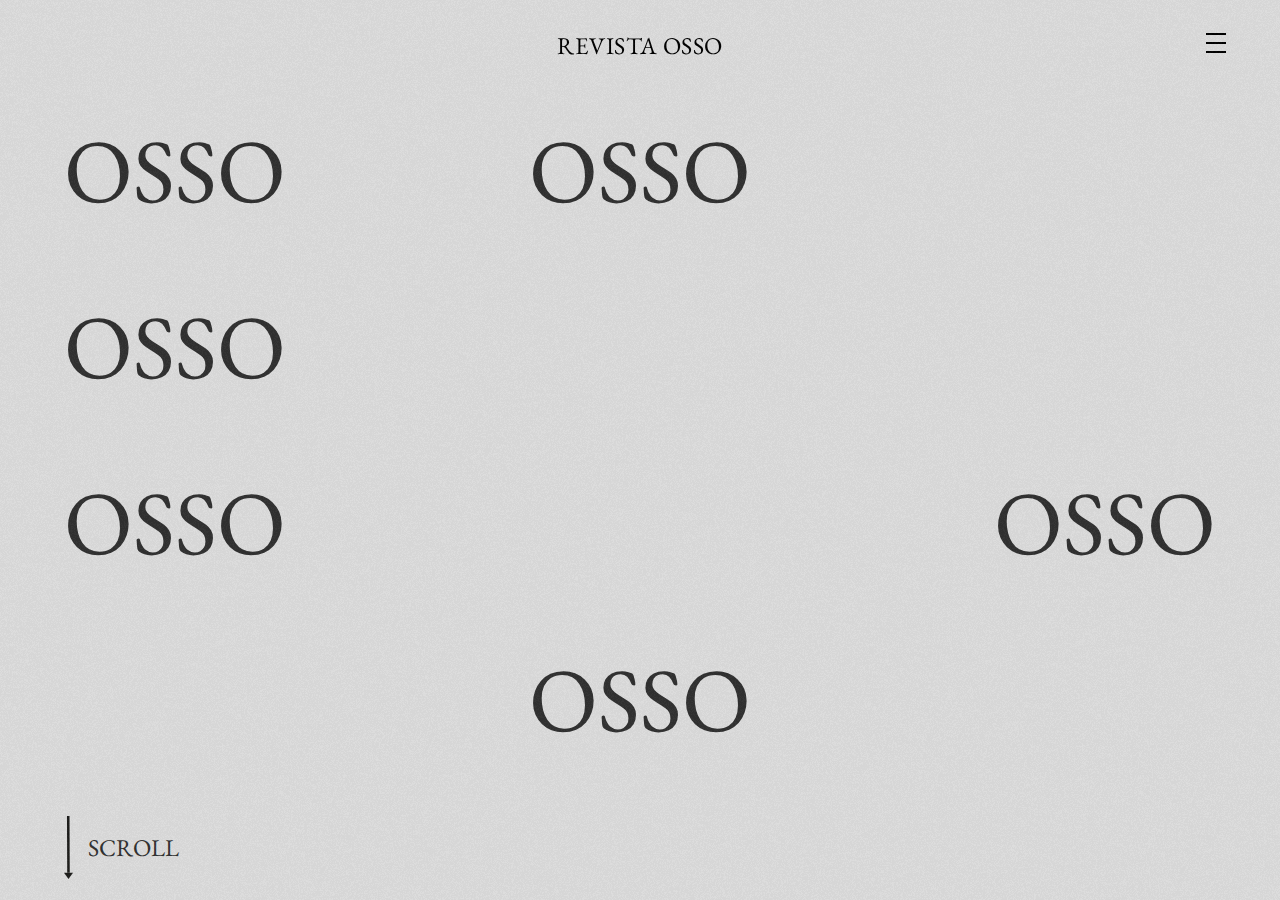
<file: index.html>
<!DOCTYPE html>
<html lang="en">

<head>
    <meta charset="utf-8" />
    <title>Revista Osso</title>
    <meta name="viewport" content="width=device-width, initial-scale=1">
    <link rel="stylesheet" type="text/css" href="style.css">
    <script src="https://aframe.io/releases/1.2.0/aframe.min.js"></script>
    <script src="javaScript/drag.js"></script>
</head>

<body id="scroll-horizontal">

    <a-scene embedded vr-mode-ui="enabled: false" loading-screen="enabled: false" id="model_bone">
        <a-assets>
            <a-asset-item id="osso" src="osso.glb"></a-asset-item>
        </a-assets>
        <a-gltf-model id="osso_model" scale="0.2 0.2 0.2" rotation="0 0 0" position="0 0 0" src="#osso" drag-rotate-component></a-gltf-model>
        <a-camera wasd-controls-enabled="false" look-controls-enabled="false" position="0 0 5"></a-camera>
    </a-scene>

    <header id="head">
        <logo id="logo">
            <a href="index.html">Revista Osso</a>
        </logo>
        <div id="hamburguer">
            <svg width="20" heigth="20" viewBox="0 0 20 20" xmlns="http://www.w3.org/2000/svg" fill="#464646">
                <rect y="0" width="20" height="2">
                    <!-- OPEN -->
                    <animateTransform class="open" attributeName="transform" attributeType="XML" begin="indefinite"
                        type="rotate" to="-45 0 0" dur="200ms" fill="freeze" />
                    <animate class="open" attributeType="XML" attributeName="x" to="-10" begin="indefinite" dur="200ms"
                        fill="freeze" />
                    <animate class="open" attributeType="XML" attributeName="y" to="14" begin="indefinite" dur="200ms"
                        fill="freeze" />
                    <animate class="open" attributeType="XML" attributeName="fill" to="#F6F6F6" begin="indefinite"
                        dur="200ms" fill="freeze" />
                    <!-- CLOSE -->
                    <animateTransform class="close" attributeName="transform" attributeType="XML" begin="indefinite"
                        type="rotate" to="0 0 0" dur="200ms" fill="freeze" />
                    <animate class="close" attributeType="XML" attributeName="x" to="0" begin="indefinite" dur="200ms"
                        fill="freeze" />
                    <animate class="close" attributeType="XML" attributeName="y" to="0" begin="indefinite" dur="200ms"
                        fill="freeze" />
                    <animate class="close" attributeType="XML" attributeName="fill" to="#464646" begin="indefinite"
                        dur="200ms" fill="freeze" />
                </rect>
                <rect y="9" width="20" height="2">
                    <!-- OPEN -->
                    <animate class="open" attributeType="XML" attributeName="width" to="0" begin="indefinite"
                        dur="200ms" fill="freeze" />
                    <animate class="open" attributeType="XML" attributeName="x" to="10" begin="indefinite" dur="200ms"
                        fill="freeze" />
                    <animate class="open" attributeType="XML" attributeName="fill" to="#F6F6F6" begin="indefinite"
                        dur="200ms" fill="freeze" />
                    <!-- CLOSE -->
                    <animate class="close" attributeType="XML" attributeName="width" to="20" begin="indefinite"
                        dur="200ms" fill="freeze" />
                    <animate class="close" attributeType="XML" attributeName="x" to="0" begin="indefinite" dur="200ms"
                        fill="freeze" />
                    <animate class="close" attributeType="XML" attributeName="fill" to="#464646" begin="indefinite"
                        dur="200ms" fill="freeze" />
                </rect>
                <rect y="18" width="20" height="2">
                    <!-- OPEN -->
                    <animateTransform class="open" attributeName="transform" attributeType="XML" begin="indefinite"
                        type="rotate" to="45 0 0" dur="200ms" fill="freeze" />
                    <animate class="open" attributeType="XML" attributeName="x" to="6" begin="indefinite" dur="200ms"
                        fill="freeze" />
                    <animate class="open" attributeType="XML" attributeName="y" to="-1" begin="indefinite" dur="200ms"
                        fill="freeze" />
                    <animate class="open" attributeType="XML" attributeName="fill" to="#F6F6F6" begin="indefinite"
                        dur="200ms" fill="freeze" />
                    <!-- CLOSE -->
                    <animateTransform class="close" attributeName="transform" attributeType="XML" begin="indefinite"
                        type="rotate" to="0 0 0" dur="200ms" fill="freeze" />
                    <animate class="close" attributeType="XML" attributeName="x" to="0" begin="indefinite" dur="200ms"
                        fill="freeze" />
                    <animate class="close" attributeType="XML" attributeName="y" to="18" begin="indefinite" dur="200ms"
                        fill="freeze" />
                    <animate class="close" attributeType="XML" attributeName="fill" to="#464646" begin="indefinite"
                        dur="200ms" fill="freeze" />
                </rect>
            </svg>
        </div>
        <div id="menu">
            <div id="menu2">
                <div id="opcoes">
                    <div class="opcoes_o">
                        <a href="index.html">
                            <h2>OSSO</h2>
                        </a>
                    </div>
                    <div class="opcoes_o">
                        <a href="colofon.html">
                            <h2>COLOFÓN</h2>
                        </a>
                    </div>
                    <div class="opcoes_o">
                        <a onclick="openOssario()">
                            <h2>OSSÁRIO</h2>
                        </a>
                    </div>
                </div>
                <div id="redes">
                    <a href="mailto:osso@revistaosso.pt" target="_blank"><img src="icon/mail-line.png"></a>
                    <a href="https://revistaosso.pt" target="_blank"><img src="icon/global-line.png"></a>
                    <a href="https://www.facebook.com/revistaosso/" target="_blank"><img src="icon/facebook-fill.png"></a>
                </div>
            </div>
        </div>
    </header>

    <div id="content">
        <div id="main">
            <div class="grid-content">
                <div class="osso">
                    <h1>Osso</h1>
                    <h1>Osso</h1>
                    <h1 class="hidden">Osso</h1>
                </div>

                <div class="osso">
                    <h1>Osso</h1>
                    <h1 class="hidden">Osso</h1>
                    <h1 class="hidden">Osso</h1>
                </div>

                <div class="osso">
                    <h1>Osso</h1>
                    <h1 class="hidden">Osso</h1>
                    <h1>Osso</h1>
                </div>

                <div class="osso">
                    <h1 class="hidden">Osso</h1>
                    <h1>Osso</h1>
                    <h1 class="hidden">Osso</h1>
                </div>

                <div class="scroll_arrow">
                    <img src="icon/scroll.svg" alt="Scroll">
                    <p>Scroll</p>
                </div>
            </div>
        </div>
        <div id="ossario">
            <div class="edition" onclick="location.href='edicao.html'">
                <img src="img/osso_12.png">
                <div class="content">
                    <h2>DOZE</h2>
                    <p>16 outubro 2021</p>
                </div>
            </div>
            <div class="edition" onclick="location.href='edicao.html'">
                <img src="img/osso_11.png">
                <div class="content">
                    <h2>ONZE</h2>
                    <p>21 agosto 2021</p>
                </div>
            </div>
            <div class="edition" onclick="location.href='edicao.html'">
                <img src="img/osso_10.png">
                <div class="content">
                    <h2>DEZ</h2>
                    <p>7 agosto 2021</p>
                </div>
            </div>
            <div class="edition" onclick="location.href='edicao.html'">
                <img src="img/osso_9.png">
                <div class="content">
                    <h2>NOVE</h2>
                    <p>24 julho 2021</p>
                </div>
            </div>
            <div class="edition" onclick="location.href='edicao.html'">
                <img src="img/osso_8.png">
                <div class="content">
                    <h2>OITO</h2>
                    <p>10 julho 2021</p>
                </div>
            </div>
            <div class="edition" onclick="location.href='edicao.html'">
                <img src="img/osso_7.png">
                <div class="content">
                    <h2>SETE</h2>
                    <p>27 junho 2021</p>
                </div>
            </div>
            <div class="edition" onclick="location.href='edicao.html'">
                <img src="img/osso_6.png">
                <div class="content">
                    <h2>SEIS</h2>
                    <p>12 junho 2021</p>
                </div>
            </div>
            <div class="edition" onclick="location.href='edicao.html'">
                <img src="img/osso_5.png">
                <div class="content">
                    <h2>CINCO</h2>
                    <p>29 maio 2021</p>
                </div>
            </div>
            <div class="edition" onclick="location.href='edicao.html'">
                <img src="img/osso_4.png">
                <div class="content">
                    <h2>QUATRO</h2>
                    <p>15 maio 2021</p>
                </div>
            </div>
            <div class="edition" onclick="location.href='edicao.html'">
                <img src="img/osso_3.png">
                <div class="content">
                    <h2>TRÊS</h2>
                    <p>1 maio 2021</p>
                </div>
            </div>
            <div class="edition" onclick="location.href='edicao.html'">
                <img src="img/osso_2.png">
                <div class="content">
                    <h2>DOIS</h2>
                    <p>24 abril 2021</p>
                </div>
            </div>
            <div class="edition" onclick="location.href='edicao.html'">
                <img src="img/osso_1.png">
                <div class="content">
                    <h2>UM</h2>
                    <p>17 abril 2021</p>
                </div>
            </div>
            <div class="edition" onclick="location.href='edicao.html'">
                <img src="img/osso_0.png">
                <div class="content">
                    <h2>ZERO</h2>
                    <p>10 abril 2021</p>
                </div>
            </div>
        </div>
    </div>

    <div class="hover">
        <div class="noise"></div>
    </div>
</body>

<script src="javaScript/main.js"></script>
<script src="javaScript/menu.js"></script>

<script src="javaScript/index.js"></script>
<script src="javaScript/ossario.js"></script>

<script src="javaScript/osso.js"></script>

</html>
</file>
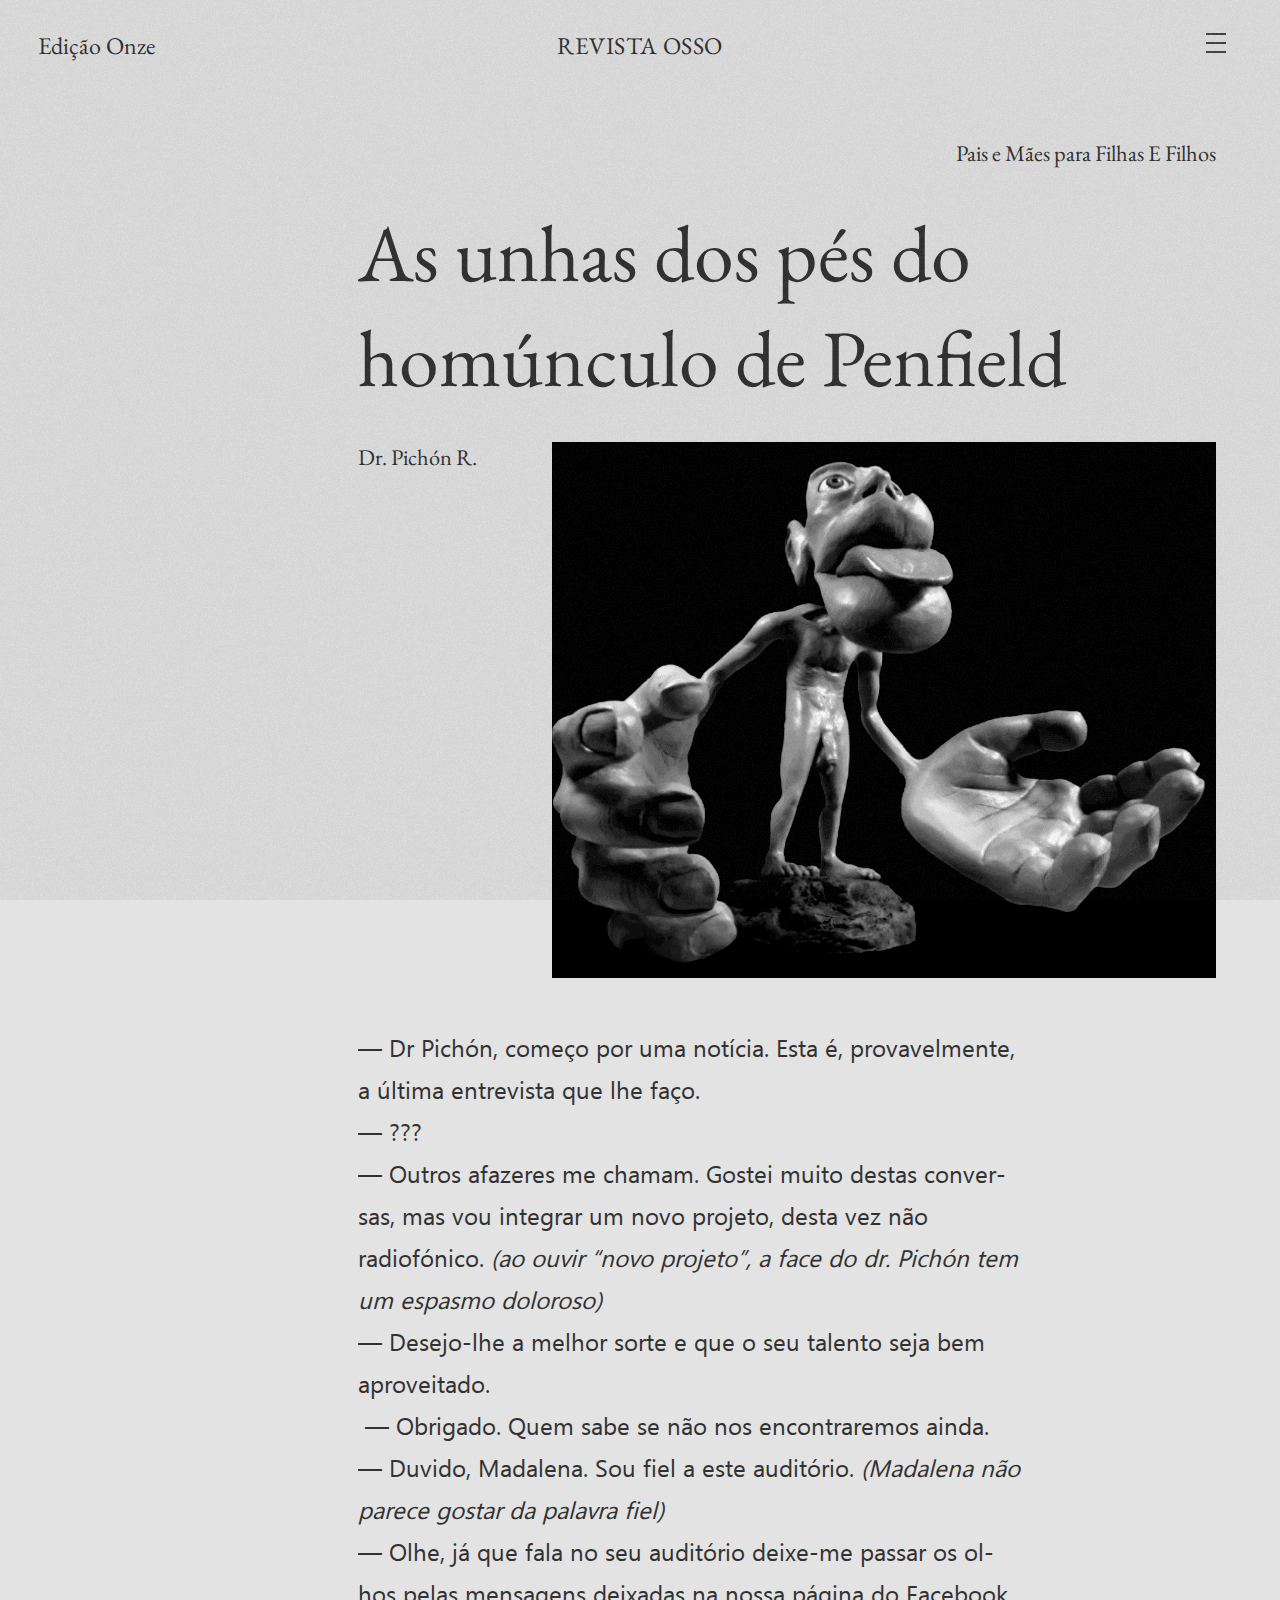
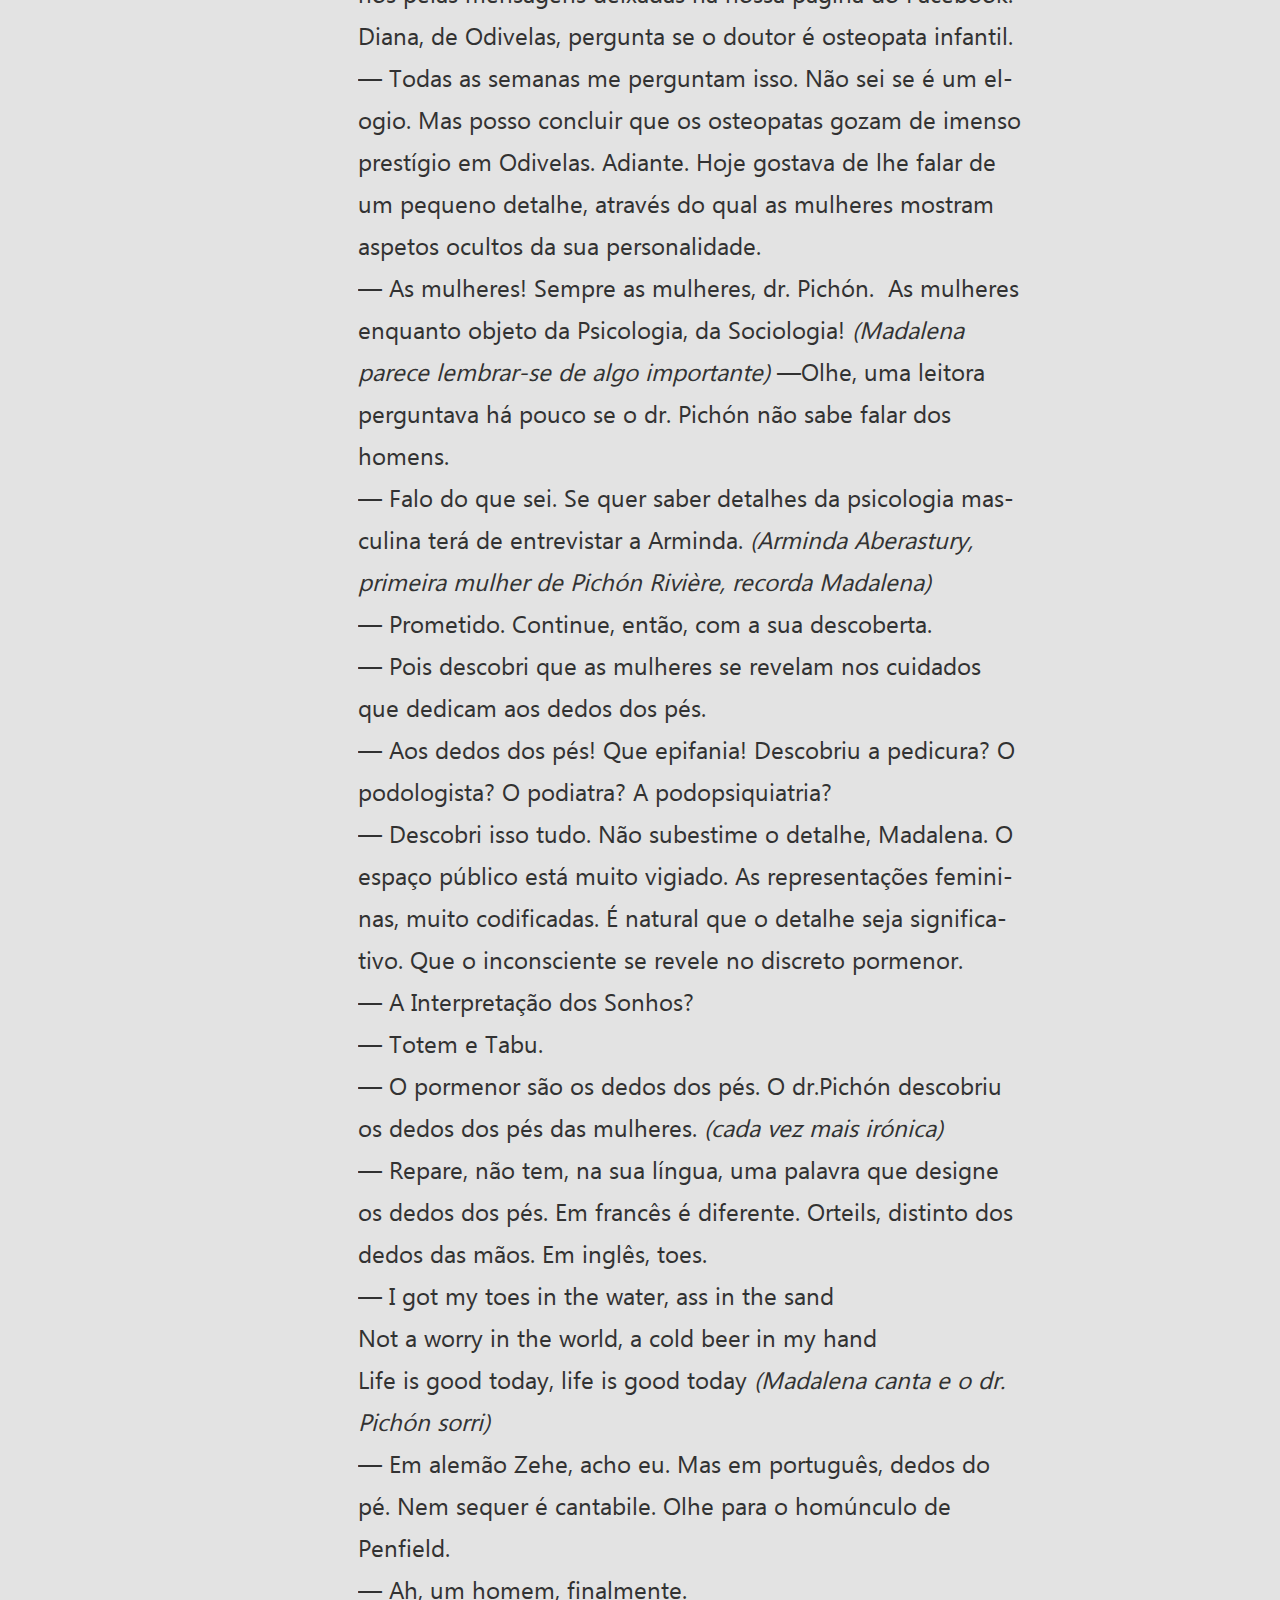
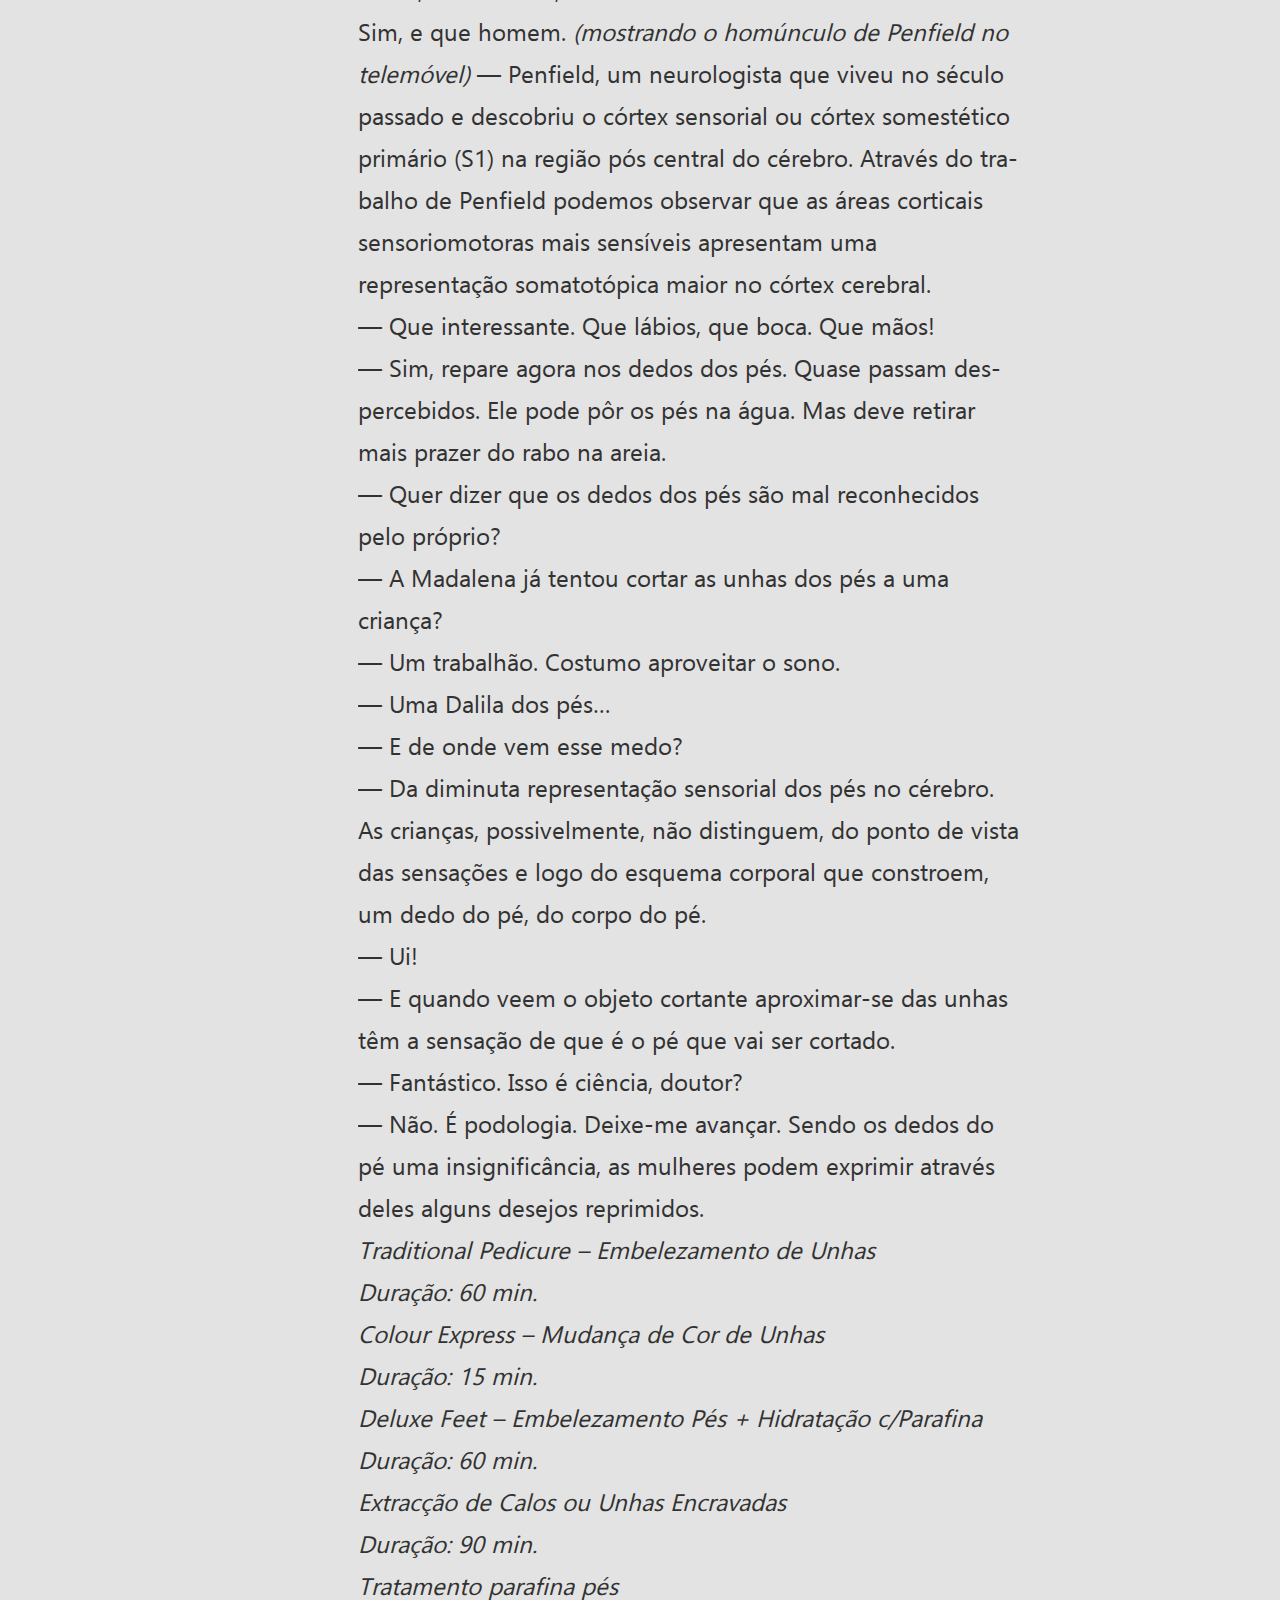
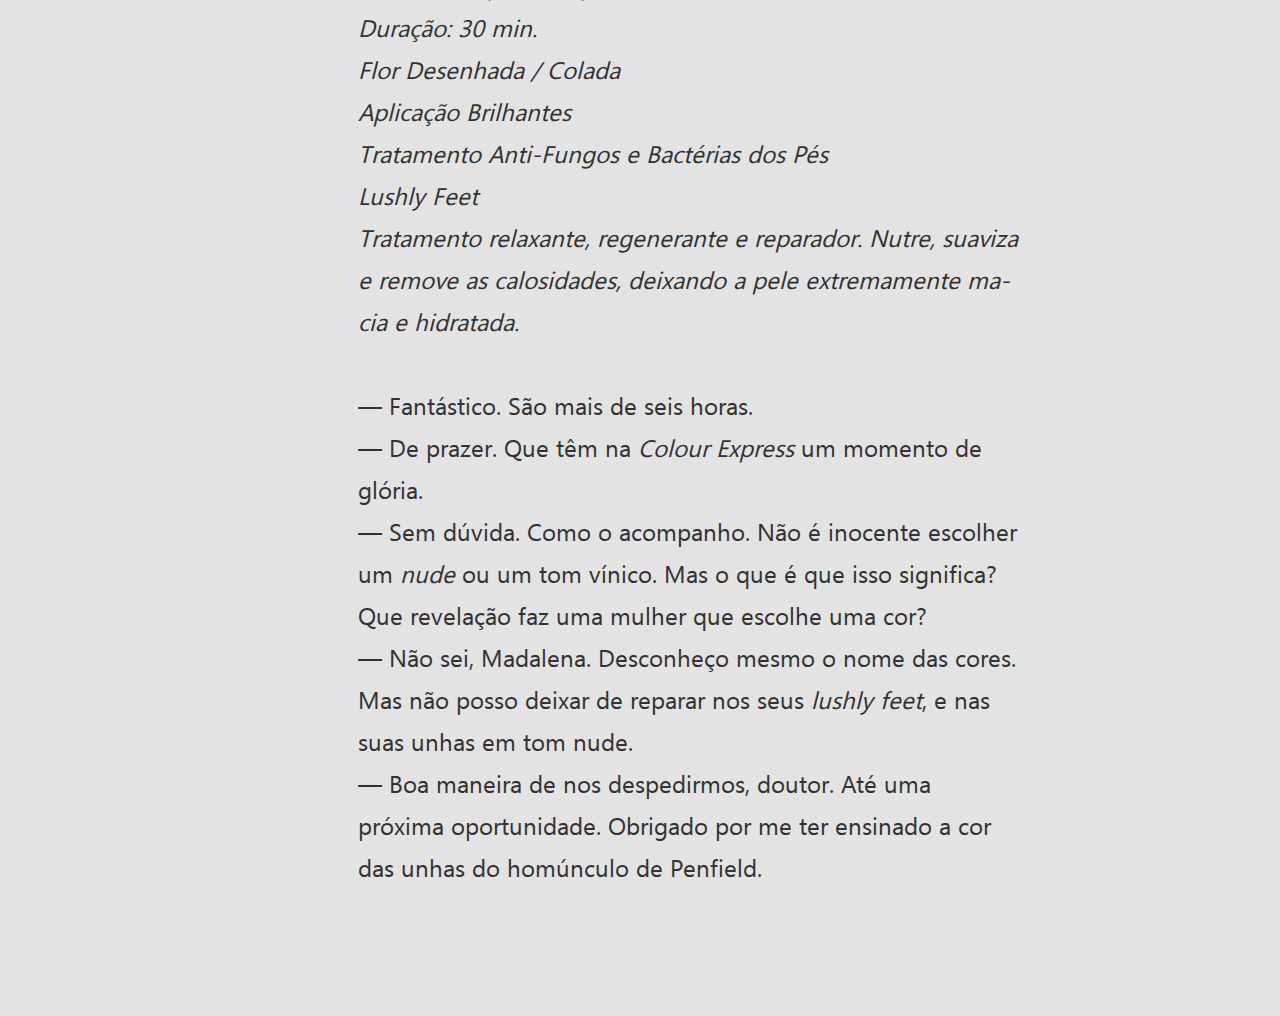
<file: artigo.html>
<!DOCTYPE html>
<html lang="en">

<head>
    <meta charset="utf-8" />
    <meta name="viewport" content="width=device-width, initial-scale=1">
    <link rel="stylesheet" type="text/css" href="style.css">
    <script src="https://aframe.io/releases/1.2.0/aframe.min.js"></script>
    <title>As unhas dos pés do homúnculo de Penfield - Edição Oito</title>
</head>

<body>
    <header id="head">
        <div class="edicao">
            <p onclick="window.location.href='edicao.html'">Edição Onze</p>
        </div>
        <logo id="logo"><a href="index.html">Revista Osso</a></logo>
        <div id="hamburguer">
            <svg width="20" heigth="20" viewBox="0 0 20 20" xmlns="http://www.w3.org/2000/svg" fill="#464646">
                <rect y="0" width="20" height="2">
                    <!-- OPEN -->
                    <animateTransform class="open" attributeName="transform" attributeType="XML" begin="indefinite"
                        type="rotate" to="-45 0 0" dur="200ms" fill="freeze" />
                    <animate class="open" attributeType="XML" attributeName="x" to="-10" begin="indefinite" dur="200ms"
                        fill="freeze" />
                    <animate class="open" attributeType="XML" attributeName="y" to="14" begin="indefinite" dur="200ms"
                        fill="freeze" />
                    <animate class="open" attributeType="XML" attributeName="fill" to="#F6F6F6" begin="indefinite"
                        dur="200ms" fill="freeze" />
                    <!-- CLOSE -->
                    <animateTransform class="close" attributeName="transform" attributeType="XML" begin="indefinite"
                        type="rotate" to="0 0 0" dur="200ms" fill="freeze" />
                    <animate class="close" attributeType="XML" attributeName="x" to="0" begin="indefinite" dur="200ms"
                        fill="freeze" />
                    <animate class="close" attributeType="XML" attributeName="y" to="0" begin="indefinite" dur="200ms"
                        fill="freeze" />
                    <animate class="close" attributeType="XML" attributeName="fill" to="#464646" begin="indefinite"
                        dur="200ms" fill="freeze" />
                </rect>
                <rect y="9" width="20" height="2">
                    <!-- OPEN -->
                    <animate class="open" attributeType="XML" attributeName="width" to="0" begin="indefinite"
                        dur="200ms" fill="freeze" />
                    <animate class="open" attributeType="XML" attributeName="x" to="10" begin="indefinite" dur="200ms"
                        fill="freeze" />
                    <animate class="open" attributeType="XML" attributeName="fill" to="#F6F6F6" begin="indefinite"
                        dur="200ms" fill="freeze" />
                    <!-- CLOSE -->
                    <animate class="close" attributeType="XML" attributeName="width" to="20" begin="indefinite"
                        dur="200ms" fill="freeze" />
                    <animate class="close" attributeType="XML" attributeName="x" to="0" begin="indefinite" dur="200ms"
                        fill="freeze" />
                    <animate class="close" attributeType="XML" attributeName="fill" to="#464646" begin="indefinite"
                        dur="200ms" fill="freeze" />
                </rect>
                <rect y="18" width="20" height="2">
                    <!-- OPEN -->
                    <animateTransform class="open" attributeName="transform" attributeType="XML" begin="indefinite"
                        type="rotate" to="45 0 0" dur="200ms" fill="freeze" />
                    <animate class="open" attributeType="XML" attributeName="x" to="6" begin="indefinite" dur="200ms"
                        fill="freeze" />
                    <animate class="open" attributeType="XML" attributeName="y" to="-1" begin="indefinite" dur="200ms"
                        fill="freeze" />
                    <animate class="open" attributeType="XML" attributeName="fill" to="#F6F6F6" begin="indefinite"
                        dur="200ms" fill="freeze" />
                    <!-- CLOSE -->
                    <animateTransform class="close" attributeName="transform" attributeType="XML" begin="indefinite"
                        type="rotate" to="0 0 0" dur="200ms" fill="freeze" />
                    <animate class="close" attributeType="XML" attributeName="x" to="0" begin="indefinite" dur="200ms"
                        fill="freeze" />
                    <animate class="close" attributeType="XML" attributeName="y" to="18" begin="indefinite" dur="200ms"
                        fill="freeze" />
                    <animate class="close" attributeType="XML" attributeName="fill" to="#464646" begin="indefinite"
                        dur="200ms" fill="freeze" />
                </rect>
            </svg>
        </div>
        <div id="menu">
            <div id="menu2">
                <div id="opcoes">
                    <div class="opcoes_o">
                        <a href="index.html">
                            <h2>OSSO</h2>
                        </a>
                    </div>
                    <div class="opcoes_o">
                        <a href="colofon.html">
                            <h2>COLOFÓN</h2>
                        </a>
                    </div>
                    <div class="opcoes_o">
                        <a onclick="openOssario()">
                            <h2>OSSÁRIO</h2>
                        </a>
                    </div>
                </div>
                <div id="redes">
                    <a href="mailto:osso@revistaosso.pt" target="_blank"><img src="icon/mail-line.png"></a>
                    <a href="https://revistaosso.pt" target="_blank"><img src="icon/global-line.png"></a>
                    <a href="https://www.facebook.com/revistaosso/" target="_blank"><img
                            src="icon/facebook-fill.png"></a>
                </div>
            </div>
        </div>
    </header>
    <div id="content">
        <div class="grid-content">
            <div class="side">
                <a-scene embedded vr-mode-ui="enabled: false" loading-screen="enabled: false">
                    <a-assets>
                        <a-asset-item id="osso" src="osso.glb"></a-asset-item>
                    </a-assets>
                    <a-gltf-model id="osso_model" scale="0.2 0.2 0.2" rotation="0 0 0" position="0 0 0" src="#osso">
                    </a-gltf-model>
                    <a-camera wasd-controls-enabled="false" look-controls-enabled="false" position="0 0 5"></a-camera>
                </a-scene>
            </div>
            <div class="main">
                <article id="artigo">
                    <span class="tag">Pais e Mães para Filhas E Filhos</span>
                    <h1>As unhas dos pés do homúnculo de Penfield</h1>
                    <span class="author">Dr. Pichón R.</span>
                    <div class="cover"><img src="img/articles/12/12.8.png"></div>
                    <div class="content">
                        <p>— Dr Pichón, começo por uma notícia. Esta é, provavelmente, a última entrevista que lhe faço.</p>
                        <p>— ???</p>
                        <p>— Outros afazeres me chamam. Gostei muito destas conversas, mas vou integrar um novo projeto,
                            desta vez não radiofónico. <em>(ao ouvir “novo projeto”, a face do dr. Pichón tem um espasmo
                                doloroso)</em></p>
                        <p>— Desejo-lhe a melhor sorte e que o seu talento seja bem aproveitado.</p>
                        <p>&nbsp;— Obrigado. Quem sabe se não nos encontraremos ainda.</p>
                        <p>— Duvido, Madalena. Sou fiel a este auditório. <em>(Madalena não parece gostar da palavra
                                fiel)</em></p>
                        <p>— Olhe, já que fala no seu auditório deixe-me passar os olhos pelas mensagens deixadas na
                            nossa página do Facebook. Diana, de Odivelas, pergunta se o doutor é osteopata infantil.</p>
                        <p>— Todas as semanas me perguntam isso. Não sei se é um elogio. Mas posso concluir que os
                            osteopatas gozam de imenso prestígio em Odivelas. Adiante. Hoje gostava de lhe falar de um
                            pequeno detalhe, através do qual as mulheres mostram aspetos ocultos da sua personalidade.
                        </p>
                        <p>— As mulheres! Sempre as mulheres, dr. Pichón.&nbsp; As mulheres enquanto objeto da
                            Psicologia, da Sociologia! <em>(Madalena parece lembrar-se de algo importante)</em> —Olhe,
                            uma leitora perguntava há pouco se o dr. Pichón não sabe falar dos homens.</p>
                        <p>— Falo do que sei. Se quer saber detalhes da psicologia masculina terá de entrevistar a
                            Arminda. <em>(Arminda Aberastury, primeira mulher de Pichón Rivière, recorda Madalena)</em>
                        </p>
                        <p>— Prometido. Continue, então, com a sua descoberta.</p>
                        <p>— Pois descobri que as mulheres se revelam nos cuidados que dedicam aos dedos dos pés.</p>
                        <p>— Aos dedos dos pés! Que epifania! Descobriu a pedicura? O podologista? O podiatra? A
                            podopsiquiatria?</p>
                        <p>— Descobri isso tudo. Não subestime o detalhe, Madalena. O espaço público está muito vigiado.
                            As representações femininas, muito codificadas. É natural que o detalhe seja significativo.
                            Que o inconsciente se revele no discreto pormenor.</p>
                        <p>— A Interpretação dos Sonhos?</p>
                        <p>— Totem e Tabu.</p>
                        <p>— O pormenor são os dedos dos pés. O dr.Pichón descobriu os dedos dos pés das mulheres.
                            <em>(cada vez mais irónica)</em></p>
                        <p>— Repare, não tem, na sua língua, uma palavra que designe os dedos dos pés. Em francês é
                            diferente. Orteils, distinto dos dedos das mãos. Em inglês, toes.</p>
                        <p>— I got my toes in the water, ass in the sand</p>
                        <p>Not a worry in the world, a cold beer in my hand</p>
                        <p>Life is good today, life is good today <em>(Madalena canta e o dr. Pichón sorri)</em></p>
                        <p>— Em alemão Zehe, acho eu. Mas em português, dedos do pé. Nem sequer é cantabile. Olhe para o
                            homúnculo de Penfield.</p>
                        <p>— Ah, um homem, finalmente.</p>
                        <p>Sim, e que homem. <em>(mostrando o homúnculo de Penfield no telemóvel)</em> — Penfield, um
                            neurologista que viveu no século passado e descobriu o córtex sensorial ou córtex
                            somestético primário (S1) na região pós central do cérebro. Através do trabalho de Penfield
                            podemos observar que as áreas corticais sensoriomotoras mais sensíveis apresentam uma
                            representação somatotópica maior no córtex cerebral.</p>
                        <p>— Que interessante. Que lábios, que boca. Que mãos!</p>
                        <p>— Sim, repare agora nos dedos dos pés. Quase passam despercebidos. Ele pode pôr os pés na
                            água. Mas deve retirar mais prazer do rabo na areia.</p>
                        <p>— Quer dizer que os dedos dos pés são mal reconhecidos pelo próprio?</p>
                        <p>— A Madalena já tentou cortar as unhas dos pés a uma criança?</p>
                        <p>— Um trabalhão. Costumo aproveitar o sono.</p>
                        <p>— Uma Dalila dos pés…</p>
                        <p>— E de onde vem esse medo?</p>
                        <p>— Da diminuta representação sensorial dos pés no cérebro. As crianças, possivelmente, não
                            distinguem, do ponto de vista das sensações e logo do esquema corporal que constroem, um
                            dedo do pé, do corpo do pé.</p>
                        <p>— Ui!</p>
                        <p>— E quando veem o objeto cortante aproximar-se das unhas têm a sensação de que é o pé que vai
                            ser cortado.</p>
                        <p>— Fantástico. Isso é ciência, doutor?</p>
                        <p>— Não. É podologia. Deixe-me avançar. Sendo os dedos do pé uma insignificância, as mulheres
                            podem exprimir através deles alguns desejos reprimidos.</p>
                        <p></p>
                        <p></p>
                        <p><em>Traditional Pedicure – Embelezamento de Unhas<br>Duração: 60 min.<br>Colour Express –
                                Mudança de Cor de Unhas<br>Duração: 15 min.<br>Deluxe Feet – Embelezamento Pés +
                                Hidratação c/Parafina<br>Duração: 60 min.<br>Extracção de Calos ou Unhas
                                Encravadas<br>Duração: 90 min.<br>Tratamento parafina pés<br>Duração: 30 min.<br>Flor
                                Desenhada / Colada<br>Aplicação Brilhantes<br>Tratamento Anti-Fungos e Bactérias dos
                                Pés<br>Lushly Feet<br>Tratamento relaxante, regenerante e reparador. Nutre, suaviza e
                                remove as calosidades, deixando a pele extremamente macia e hidratada.<br></em><br></p>
                        <p>— Fantástico. São mais de seis horas.</p>
                        <p>— De prazer. Que têm na <em>Colour Express</em> um momento de glória.</p>
                        <p>— Sem dúvida. Como o acompanho. Não é inocente escolher um <em>nude</em> ou um tom vínico.
                            Mas o que é que isso significa? Que revelação faz uma mulher que escolhe uma cor?</p>
                        <p>— Não sei, Madalena. Desconheço mesmo o nome das cores. Mas não posso deixar de reparar nos
                            seus <em>lushly feet</em>, e nas suas unhas em tom nude.</p>
                        <p>— Boa maneira de nos despedirmos, doutor. Até uma próxima oportunidade. Obrigado por me ter
                            ensinado a cor das unhas do homúnculo de Penfield.</p>
                    </div>
                </article>
            </div>
        </div>
    </div>
    <div class="hover">
        <div class="noise"></div>
    </div>

    <script src="javaScript/main.js"></script>
    <script src="javaScript/menu.js"></script>
    <script src="javaScript/osso.js"></script>
    <script src="javaScript/osso_rotation.js"></script>

</body>

</html>
</file>
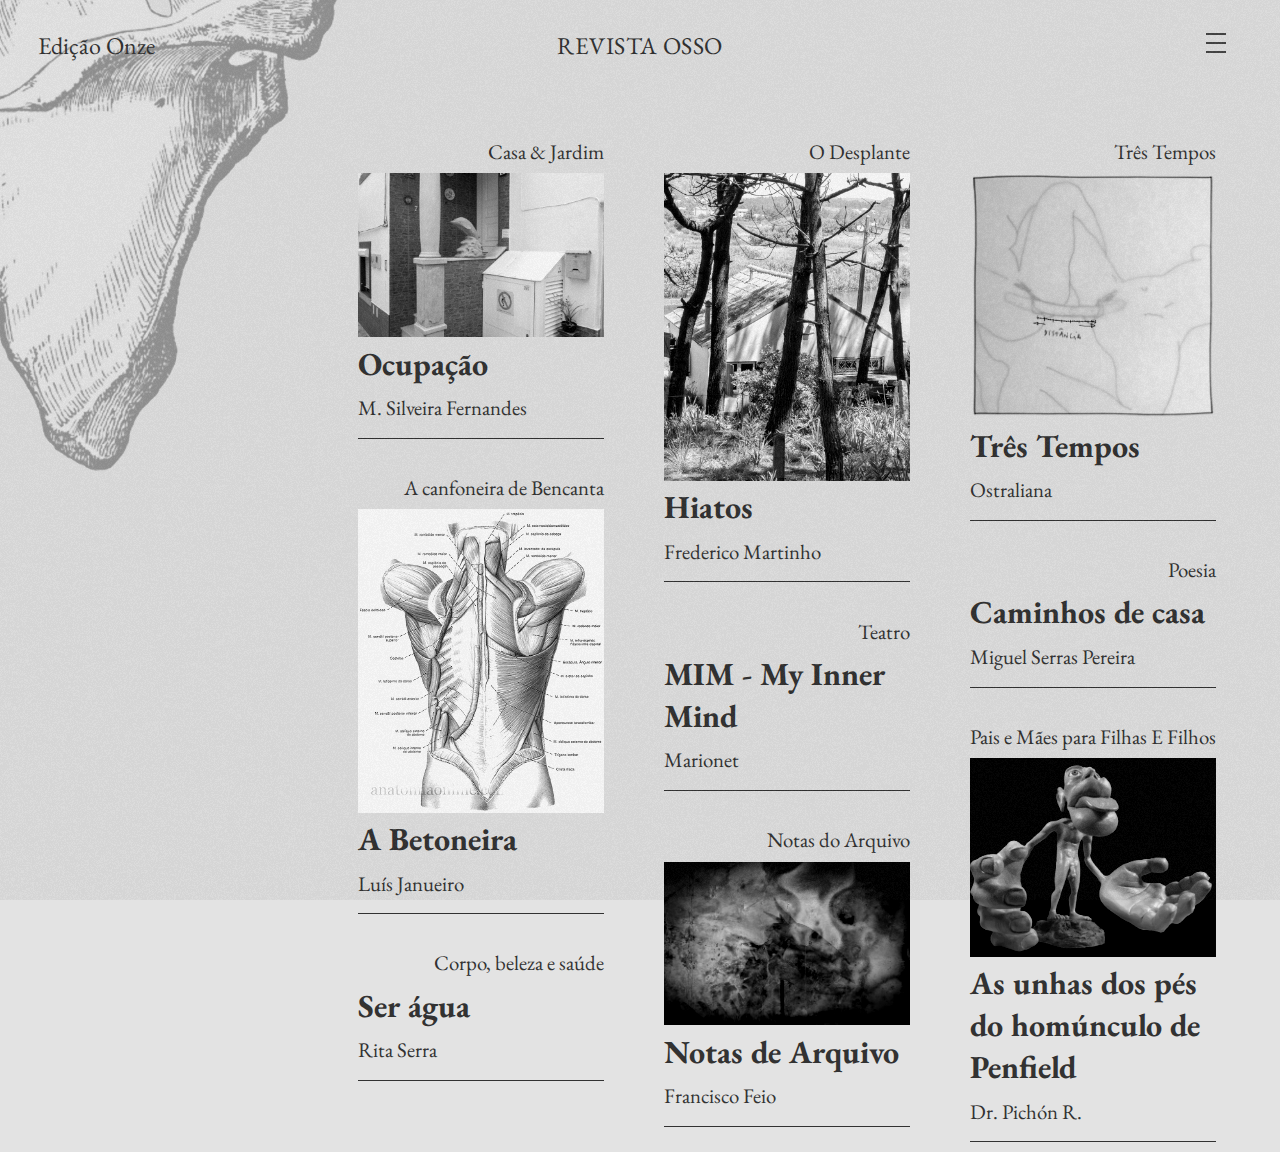
<file: edicao.html>
<!DOCTYPE html>
<html lang="en">

<head>
    <meta charset="utf-8" />
    <title>Revista Osso - Edição Oito</title>
    <meta name="viewport" content="width=device-width, initial-scale=1">
    <link rel="stylesheet" type="text/css" href="style.css">
    <script src="https://aframe.io/releases/1.2.0/aframe.min.js"></script>
</head>

<body>



    <header id="head">
        <div class="edicao"><p>Edição Onze</p></div>
        <logo id="logo"><a href="index.html">Revista Osso</a></logo>
        <div id="hamburguer">
            <svg width="20" heigth="20" viewBox="0 0 20 20" xmlns="http://www.w3.org/2000/svg" fill="#464646">
                <rect y="0" width="20" height="2">
                    <!-- OPEN -->
                    <animateTransform class="open" attributeName="transform" attributeType="XML" begin="indefinite"
                        type="rotate" to="-45 0 0" dur="200ms" fill="freeze" />
                    <animate class="open" attributeType="XML" attributeName="x" to="-10" begin="indefinite" dur="200ms"
                        fill="freeze" />
                    <animate class="open" attributeType="XML" attributeName="y" to="14" begin="indefinite" dur="200ms"
                        fill="freeze" />
                    <animate class="open" attributeType="XML" attributeName="fill" to="#F6F6F6" begin="indefinite"
                        dur="200ms" fill="freeze" />
                    <!-- CLOSE -->
                    <animateTransform class="close" attributeName="transform" attributeType="XML" begin="indefinite"
                        type="rotate" to="0 0 0" dur="200ms" fill="freeze" />
                    <animate class="close" attributeType="XML" attributeName="x" to="0" begin="indefinite" dur="200ms"
                        fill="freeze" />
                    <animate class="close" attributeType="XML" attributeName="y" to="0" begin="indefinite" dur="200ms"
                        fill="freeze" />
                    <animate class="close" attributeType="XML" attributeName="fill" to="#464646" begin="indefinite"
                        dur="200ms" fill="freeze" />
                </rect>
                <rect y="9" width="20" height="2">
                    <!-- OPEN -->
                    <animate class="open" attributeType="XML" attributeName="width" to="0" begin="indefinite"
                        dur="200ms" fill="freeze" />
                    <animate class="open" attributeType="XML" attributeName="x" to="10" begin="indefinite" dur="200ms"
                        fill="freeze" />
                    <animate class="open" attributeType="XML" attributeName="fill" to="#F6F6F6" begin="indefinite"
                        dur="200ms" fill="freeze" />
                    <!-- CLOSE -->
                    <animate class="close" attributeType="XML" attributeName="width" to="20" begin="indefinite"
                        dur="200ms" fill="freeze" />
                    <animate class="close" attributeType="XML" attributeName="x" to="0" begin="indefinite" dur="200ms"
                        fill="freeze" />
                    <animate class="close" attributeType="XML" attributeName="fill" to="#464646" begin="indefinite"
                        dur="200ms" fill="freeze" />
                </rect>
                <rect y="18" width="20" height="2">
                    <!-- OPEN -->
                    <animateTransform class="open" attributeName="transform" attributeType="XML" begin="indefinite"
                        type="rotate" to="45 0 0" dur="200ms" fill="freeze" />
                    <animate class="open" attributeType="XML" attributeName="x" to="6" begin="indefinite" dur="200ms"
                        fill="freeze" />
                    <animate class="open" attributeType="XML" attributeName="y" to="-1" begin="indefinite" dur="200ms"
                        fill="freeze" />
                    <animate class="open" attributeType="XML" attributeName="fill" to="#F6F6F6" begin="indefinite"
                        dur="200ms" fill="freeze" />
                    <!-- CLOSE -->
                    <animateTransform class="close" attributeName="transform" attributeType="XML" begin="indefinite"
                        type="rotate" to="0 0 0" dur="200ms" fill="freeze" />
                    <animate class="close" attributeType="XML" attributeName="x" to="0" begin="indefinite" dur="200ms"
                        fill="freeze" />
                    <animate class="close" attributeType="XML" attributeName="y" to="18" begin="indefinite" dur="200ms"
                        fill="freeze" />
                    <animate class="close" attributeType="XML" attributeName="fill" to="#464646" begin="indefinite"
                        dur="200ms" fill="freeze" />
                </rect>
            </svg>
        </div>
        <div id="menu">
            <div id="menu2">
                <div id="opcoes">
                    <div class="opcoes_o">
                        <a href="index.html">
                            <h2>OSSO</h2>
                        </a>
                    </div>
                    <div class="opcoes_o">
                        <a href="colofon.html">
                            <h2>COLOFÓN</h2>
                        </a>
                    </div>
                    <div class="opcoes_o">
                        <a onclick="openOssario()">
                            <h2>OSSÁRIO</h2>
                        </a>
                    </div>
                </div>
                <div id="redes">
                    <a href="mailto:osso@revistaosso.pt" target="_blank"><img src="icon/mail-line.png"></a>
                    <a href="https://revistaosso.pt" target="_blank"><img src="icon/global-line.png"></a>
                    <a href="https://www.facebook.com/revistaosso/" target="_blank"><img src="icon/facebook-fill.png"></a>
                </div>
            </div>
        </div>
    </header>
    <div id="content">
        <div class="grid-content">
            <div class="side">
                <div id="cover">
                    <img src="img/osso_11.png">
                </div>
                <a-scene embedded vr-mode-ui="enabled: false" loading-screen="enabled: false">
                    <a-assets>
                        <a-asset-item id="osso" src="osso.glb"></a-asset-item>
                    </a-assets>
                    <a-gltf-model id="osso_model" scale="0.2 0.2 0.2" rotation="0 0 0" position="0 0 0" src="#osso"></a-gltf-model>
                    <a-camera wasd-controls-enabled="false" look-controls-enabled="false" position="0 0 5"></a-camera>
                </a-scene>
            </div>
            <div class="main">
                <div class="list">
                    <div class="article" onclick="location.href='artigo.html'">
                        <span class="tag">Casa & Jardim</span>
                        <div class="cover"><img src="img/articles/12/12.1.jpg"></div>
                        <span class="title">Ocupação</span>
                        <span class="author">M. Silveira Fernandes</span>
                    </div>
                    <div class="article" onclick="location.href='artigo.html'">
                        <span class="tag">A canfoneira de Bencanta</span>
                        <div class="cover"><img src="img/articles/12/12.2.jpg"></div>
                        <span class="title">A Betoneira</span>
                        <span class="author">Luís Janueiro</span>
                    </div>
                    <div class="article" onclick="location.href='artigo.html'">
                        <span class="tag">Corpo, beleza e saúde</span>
                        <span class="title">Ser água</span>
                        <span class="author">Rita Serra</span>
                    </div>
                    <div class="article" onclick="location.href='artigo.html'">
                        <span class="tag">O Desplante</span>
                        <div class="cover"><img src="img/articles/12/12.4.jpg"></div>
                        <span class="title">Hiatos</span>
                        <span class="author">Frederico Martinho</span>
                    </div>
                    <div class="article" onclick="location.href='artigo.html'">
                        <span class="tag">Teatro</span>
                        <span class="title">MIM - My Inner Mind</span>
                        <span class="author">Marionet</span>
                    </div>
                    <div class="article" onclick="location.href='artigo.html'">
                        <span class="tag">Notas do Arquivo</span>
                        <div class="cover"><img src="img/articles/12/12.5.jpg"></div>
                        <span class="title">Notas de Arquivo</span>
                        <span class="author">Francisco Feio</span>
                    </div>
                    <div class="article" onclick="location.href='artigo.html'">
                        <span class="tag">Três Tempos</span>
                        <div class="cover"><img src="img/articles/12/12.6.png"></div>
                        <span class="title">Três Tempos</span>
                        <span class="author">Ostraliana</span>
                    </div>
                    <div class="article" onclick="location.href='artigo.html'">
                        <span class="tag">Poesia</span>
                        <span class="title">Caminhos de casa</span>
                        <span class="author">Miguel Serras Pereira</span>
                    </div>
                    <div class="article" onclick="location.href='artigo.html'">
                        <span class="tag">Pais e Mães para Filhas E Filhos</span>
                        <div class="cover"><img src="img/articles/12/12.8.png"></div>
                        <span class="title">As unhas dos pés do homúnculo de Penfield</span>
                        <span class="author">Dr. Pichón R.</span>
                    </div>
                </div>
            </div>
        </div>
    </div>
    <div class="hover">
        <div class="noise"></div>
    </div>
</body>

<script src="javaScript/main.js"></script>
<script src="javaScript/menu.js"></script>
<script src="javaScript/osso.js"></script>
<script src="javaScript/osso_rotation.js"></script>

<script>
    /*var cover = document.getElementById("cover");

        coverSize();

        function coverSize() {
            cover.style.top = -cover.children[0].height / 4 + "px";
            cover.style.left = -cover.children[0].width / 4 + "px";
        }

        window.onresize = coverSize;*/
</script>

</html>
</file>
<file: style.css>
@import url('https://fonts.googleapis.com/css2?family=EB+Garamond:ital@0;1&display=swap');
@font-face {
    font-family: 'Ebrima';
    src: url('ebrima.ttf') format('truetype');
    font-weight: normal;
    font-style: normal;
}


/*geral*/

*,
*::after,
*::before {
    -webkit-user-select: none;
    -webkit-user-drag: none;
    -webkit-app-region: no-drag;
}

body {
    margin: 0;
    font-family: 'EB Garamond', serif;
    background-color: #E3E3E3;
    color: #323232;
    transition: all 200ms;
    hyphens: auto;
}

p {
    font-size: 1.5em;
    font-weight: normal;
    margin: 0;
}

h1 {
    font-size: 5em;
    font-weight: normal;
    margin: 0;
}

header {
    height: calc(var(--vh, 1vh) * 10);
    display: flex;
    justify-content: center;
    align-items: center;
}

.edicao{
    position: absolute;
    left: 3%;
    cursor: pointer;
}

header #logo {
    color: #323232;
    text-transform: uppercase;
    font-weight: normal;
    font-size: 1.5em;
    z-index: 4;
    letter-spacing:0.02em;
}

header #logo a {
    color: #323232;
}

header.active #logo a {
    color: #F6F6F6 !important;
}

#hamburguer {
    position: absolute;
    z-index: 4;
    transform: translate(-50%, 0%);
    left: 95%;
    cursor: pointer;
}

#scroll-horizontal #hamburguer {
    position: fixed;
}

#edition {
    position: absolute;
    z-index: 2;
    left: 5%;
    width: fit-content;
    font-size: 1.4em;
}

#edition a {
    color: #323232;
}

#menu {
    display: none;
    position: fixed;
    top: 0;
    left: 0;
    background-color: #323232;
    z-index: 2;
    width: 100vw;
    height: calc(var(--vh, 1vh) * 100);
}

header.active #menu {
    display: flex;
    justify-content: center;
    align-items: center;
}

#scroll-horizontal header logo {
    position: fixed;
}

a-scene {
    position: fixed !important;
    top: 0;
    pointer-events: none;
    z-index: 1;
}

#scroll-horizontal {
    height: calc(var(--vh, 1vh) * 100);
    overflow-x: hidden;
    overflow-y: hidden;
}

#content {
    display: flex;
    flex-direction: row;
    width: fit-content;
    height: 90%;
    width: 100%;
    margin-top: 3em;
}

#scroll-horizontal #content {
    width: inherit;
    margin: 0;
}

#main {
    width: 100vw;
    height: 100%;
    text-transform: uppercase;
}

.grid-content {
    display: grid;
    grid-template-columns: repeat(12, 1fr);
    grid-gap: 2%;
    max-width: 90%;
    margin: 0 auto;
    height: 100%;
    width: 100%;
}

#scroll-horizontal .grid-content {
    width: inherit;
}

#main .grid-content .osso {
    grid-column-start: 1;
    grid-column-end: 13;
    display: flex;
    justify-content: space-between;
    align-items: center;
}

#main .grid-content .osso h1 {
    font-size: 10vh;
    min-width: 10%;
    text-align: center;
    transition: all 1s;
}

#main .grid-content .osso h1.hidden {
    color: transparent;
}

#ossario {
    /*background-color: #323232;*/
    height: 100%;
    display: flex;
    flex-direction: row;
    align-items: center;
    padding-left: 20em;
}

#ossario .edition {
    width: 14vw;
    height: 60%;
    margin-right: 10px;
    text-align: center;
    overflow: hidden;
    position: relative;
    display: flex;
    justify-content: center;
    align-items: center;
    cursor: pointer;
    background-color: #E2E0E0;
    border-radius: 5px;
    transition: all 200ms ease-in-out;
}

#ossario .edition .content {
    position: absolute;
}

#ossario .edition .content h2 {
    font-size: 2.3vw;
    margin: 0;
    font-weight: normal;
}

#ossario .edition .content p {
    font-size: 2.5vh;
    font-weight: normal;
}

#ossario .edition img {
    filter: grayscale(1) opacity(0.5);
}

#ossario .edition:hover img {
    filter: grayscale(0) opacity(0.8);
}

.scroll_arrow {
    display: flex;
    align-items: center;
}

.scroll_arrow img {
    height: 7vh;
    margin-right: 15%;
}


/* EDIÇÃO */

.grid-content .side {
    grid-column-start: 1;
    grid-column-end: 4;
    overflow: hidden;
    height: calc(var(--vh, 1vh) * 90);
    display: flex;
    align-items: center;
    justify-content: center;
    z-index: -1;
}

.side img {
    opacity: 0.4;
}

.grid-content .main {
    grid-column-start: 4;
    grid-column-end: 13;
}

.main .list {
    columns: 3;
    column-gap: 7%;
}

.main .list .article {
    display: flex;
    flex-direction: column;
    -webkit-column-break-inside: avoid;
    page-break-inside: avoid;
    break-inside: avoid;
    border-bottom: 1px solid #323232;
    margin-bottom: 2.2em;
    cursor: pointer;
    transition: all 200ms;
}

.main .list .article:hover .cover img {
    filter: none;
}

.main .list .article:hover .title {
    text-decoration: underline;
}

.main .list .article .cover {
    /*max-height: 25vh;*/
    overflow: hidden;
}

.main .list .article img {
    width: 100%;
    filter: grayscale(1) contrast(1.2);
    margin-bottom: 0.02em;
    transition: filter 800ms;
}

.main .list .article .tag {
    font-size: 1.3em;
    margin-bottom: 0.4em;
    text-align: right;
}

.main .list .article .author {
    font-size: 1.3em;
    margin-bottom: 0.8em;
}

.article .title {
    font-weight: normal;
    font-size: 2em;
    margin-bottom: 0.3em;
    font-weight: bold;
}


/*artigo*/

#cover {
    position: absolute;
    top: -10vw;
    left: -12vh;
}

#cover img {
    width: 40vw;
}

article .content p {
    font-family: Ebrima;
    font-size: 1.5em;
    /*width: 90%;*/
    line-height: 1.75em;
}

.content {
    margin: 3em 0 8em 0;
}

.edition .content {
    margin: 0;
}

article {
    display: grid;
    grid-template-columns: repeat(9, 1fr);
    column-gap: 2%;
    margin: 0 auto;
    border-bottom: 1px solid #323232;
}

#artigo{
    overflow: hidden;
    border: none;
}

article h1 {
    grid-column-start: 1;
    grid-column-end: 10;
    margin: 0.4em 0;
}

article .tag {
    grid-column-start: 1;
    grid-column-end: 10;
    text-align: right;
    font-size: 1.4em;
}

article .author {
    grid-column-start: 1;
    grid-column-end: 3;
    font-size: 1.4em;
}

article .cover {
    grid-column-start: 3;
    grid-column-end: 10;
    display: flex;
    align-items: center;
    justify-content: center;

    /*overflow: hidden;*/
}

article .cover img {
    min-width: 100%;
    filter: grayscale(1) contrast(1.6);
    transition: filter 800ms;
}

article .cover img:hover {
    filter: none;
}

article .content {
    grid-column-start: 1;
    grid-column-end: 8;
}

/*colofon*/

#conteudo_col_um {
    grid-column-start: 1;
    grid-column-end: 7;
}

#conteudo_col_dois {
    grid-column-start: 7;
    grid-column-end: 13;
}

#conteudo_col_um h2 {
    text-transform: uppercase;
}

#conteudo_col_dois h2 {
    text-transform: uppercase;
}


/*menu*/

.opcoes_o {
    height: 3em;
    width: fit-content;
    margin: 0 auto;
}

#menu h2 {
    text-align: center;
    color: #E3E3E3;
    font-family: 'EB Garamond', serif;
    margin-top: 15vh;
    font-size: 2.5em;
    text-decoration: none;
    text-transform: uppercase;
    letter-spacing:0.06em;
}

#menu h2:hover {
    color: white;
    font-size: 2.7em;
    text-decoration: none;
}

#menu2 {
    height: 90vh;
    width: 100%;
}

a:-webkit-any-link {
    text-decoration: none;
}

#opcoes {
    margin-top: auto;
    margin-bottom: auto;
}

#redes {
    width: 25%;
    margin-left: auto;
    margin-right: auto;
    display: flex;
    justify-content: space-around;
    margin-top: 20vh;
}

#redes img {
    width: 2em;
    height: 2em;
    cursor: pointer;
}

@keyframes noiseAnimation {
    0% {
        transform: translate(0)
    }
    10% {
        transform: translate(-5%, -5%)
    }
    20% {
        transform: translate(-10%, 5%)
    }
    30% {
        transform: translate(5%, -10%)
    }
    40% {
        transform: translate(-5%, 15%)
    }
    50% {
        transform: translate(-10%, 5%)
    }
    60% {
        transform: translate(15%)
    }
    70% {
        transform: translateY(10%)
    }
    80% {
        transform: translate(-15%)
    }
    90% {
        transform: translate(10%, 5%)
    }
    to {
        transform: translate(5%)
    }
}

.noise:after {
    content: "";
    pointer-events: none;
    will-change: transform;
    animation: noiseAnimation 1s steps(4) infinite;
    background-image: url("img/noise.png");
    width: 200%;
    height: 200%;
    display: block;
    position: absolute;
    top: -50%;
    left: -50%;
}

.hover {
    position: fixed;
    left: 0;
    top: 0;
    right: 0;
    bottom: 0;
    z-index: 10000;
    overflow: hidden;
    width: 100%;
    height: 100%;
    pointer-events: none;
    opacity: 0.4;
}

@media only screen and (max-width: 1000px) {
    #cover img {
        width: 60vw;
    }
    .grid-content .side {
        position: absolute;
        width: 100vw;
        top: 0;
        left: 0;
    }
    .grid-content .side a-scene {
        display: none;
    }
    .grid-content .main {
        grid-column-start: 1;
    }
    .main .list {
        columns: 2;
    }
    article .author {
        grid-column-start: 1;
        grid-column-end: 10;
    }
    article .cover {
        grid-column-start: 1;
        grid-column-end: 10;
    }
    /* MAIN */
    body {
        overflow-y: auto!important;
        overflow-x: hidden;
    }
    #content {
        flex-direction: column;
        height: auto;
    }
    #ossario {
        flex-direction: column;
        padding-left: 0;
        padding-top: 15vh;
    }
    .grid-content {
        height: calc(var(--vh, 1vh) * 90);
    }
    .colofon .grid-content {
        height: 100%;
        row-gap: 0;
        column-gap: 2%;
        margin-bottom: 8em;
    }
    #main {
        width: 100%;
        height: calc(var(--vh, 1vh) * 90);
    }
    #ossario .edition {
        width: 80%;
        height: 15vh !important;
        min-height: 8em;
        margin-right: 0;
        margin-bottom: 10px;
    }
    a-scene#model_bone {
        position: absolute!important;
    }
    #ossario .edition .content h2 {
        font-size: 300%;
    }
    #ossario .edition .content p {
        font-size: 150%;
    }
    #main .grid-content .osso {
        justify-content: center;
    }
    #main .grid-content .osso h1.hidden {
        color: #323232;
    }
    #main .grid-content .osso h1 {
        display: none;
    }
    #main .grid-content .osso h1:first-child {
        display: block;
    }
    
    article .content {
        grid-column-end: 10;
    }
    article h1 {
        margin-bottom: 0.5em;
        font-size: 4em;
    }
    article .author {
        margin-bottom: 1em;
    }
    article .content p {
        font-size: 1.3em;
    }
}

@media only screen and (max-width: 600px) {
    .main .list {
        columns: 1;
    }
    #conteudo_col_um {
        grid-column-start: 1;
        grid-column-end: 13;
    }
    #conteudo_col_dois {
        grid-column-start: 1;
        grid-column-end: 13;
    }
    article .content {
        grid-column-end: 10;
    }
    article .content p {
        font-size: 1.1em;
    }
    article .author {
        margin-bottom: 1em;
    }
    .edicao {
        display: none;
    }
    article .cover img {
        filter: none;
    }
}

::-webkit-scrollbar {
    width: 10px;
}

::-webkit-scrollbar-track {
    background: #b7b6b6;
}

::-webkit-scrollbar-thumb {
    background: #323232;
}

::-webkit-scrollbar-thumb:hover {
    background: #0a0a0a;
}
</file>
